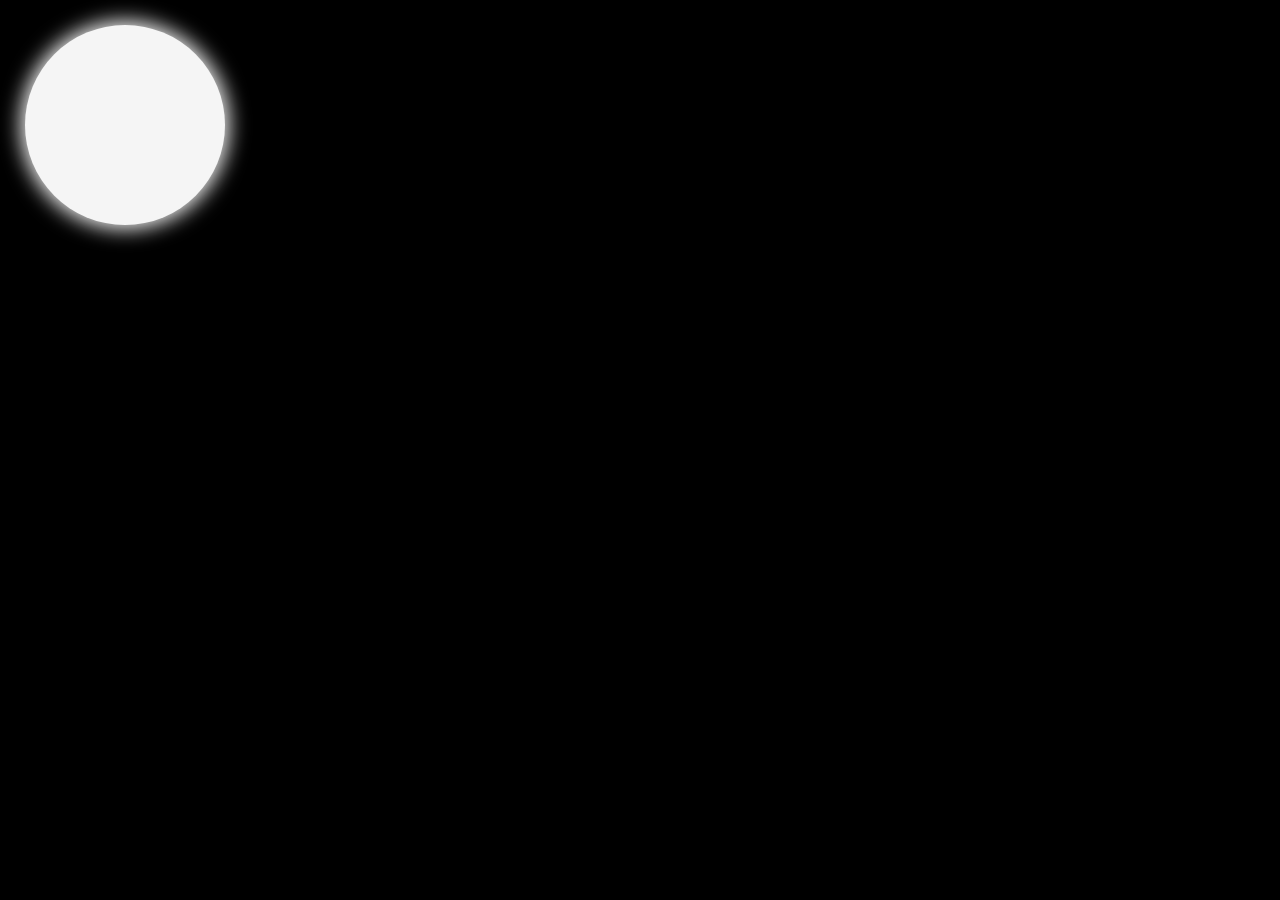
<file: botaoQ muda d cor/index.html>
<!DOCTYPE html>
<html lang="pt-br">
<head>
    <meta charset="UTF-8">
    <meta http-equiv="X-UA-Compatible" content="IE=edge">
    <meta name="viewport" content="width=device-width, initial-scale=1.0">
    <link rel="stylesheet" href="style.css">
    <title>ButtonColor</title>
    
</head>
<body>
    <main>
        <div id="sol">
            <div id="buttonDiv"></div>
        </div>
        <div id="carrinho">
            <div>
                
            </div>
        </div>
    </main>
    <script src="script.js"></script>
</body>
</html>
</file>
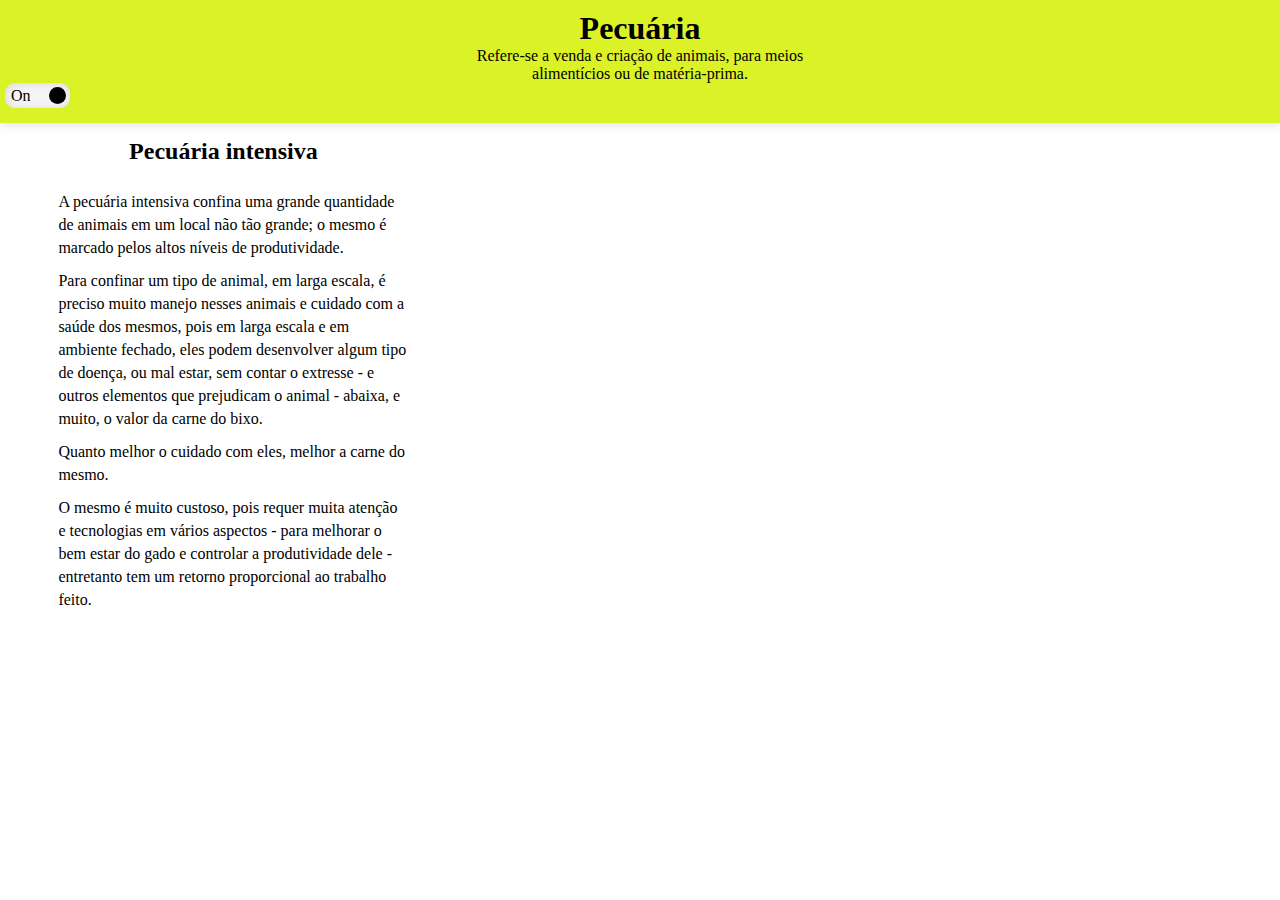
<file: diaEnoite/index.html>
<!DOCTYPE html>
<html lang="en">
<head>
    <meta charset="UTF-8">
    <meta http-equiv="X-UA-Compatible" content="IE=edge">
    <meta name="viewport" content="width=device-width, initial-scale=1.0">
    <link rel="stylesheet" href="style.css">
    <title>Document</title>
</head>
<body>
    <header id="header">
        <div id="text">
            <h1>Pecuária</h1>
            <p>Refere-se a venda e criação de animais, para meios alimentícios ou de matéria-prima.</p>
        </div>
        <div id="buttom">
            <span id="onOrOff">
                On
            </span>
            <div id="ball" onclick="clickBall()">

            </div>
        </div>
    </header>
    <main>
        <section>
            <h2>Pecuária intensiva</h2>
            <p>A pecuária intensiva confina uma grande quantidade de animais em um local não tão grande; o mesmo é marcado pelos altos níveis de produtividade.</p>
            <p>Para confinar um tipo de animal, em larga escala, é preciso muito manejo nesses animais e cuidado com a saúde dos mesmos, pois em larga escala e em ambiente fechado, eles podem desenvolver algum tipo de doença, ou mal estar, sem contar o extresse - e outros elementos que prejudicam o animal - abaixa, e muito, o valor da carne do bixo.</p>
            <p>Quanto melhor o cuidado com eles, melhor a carne do mesmo.</p>
            <p>O mesmo é muito custoso, pois requer muita atenção e tecnologias em vários aspectos - para melhorar o bem estar do gado e controlar a produtividade dele - entretanto tem um retorno proporcional ao trabalho feito.</p>
        </section>
    </main>
    <footer>

    </footer>
    <script src="script.js"></script>
</body>
</html>
</file>
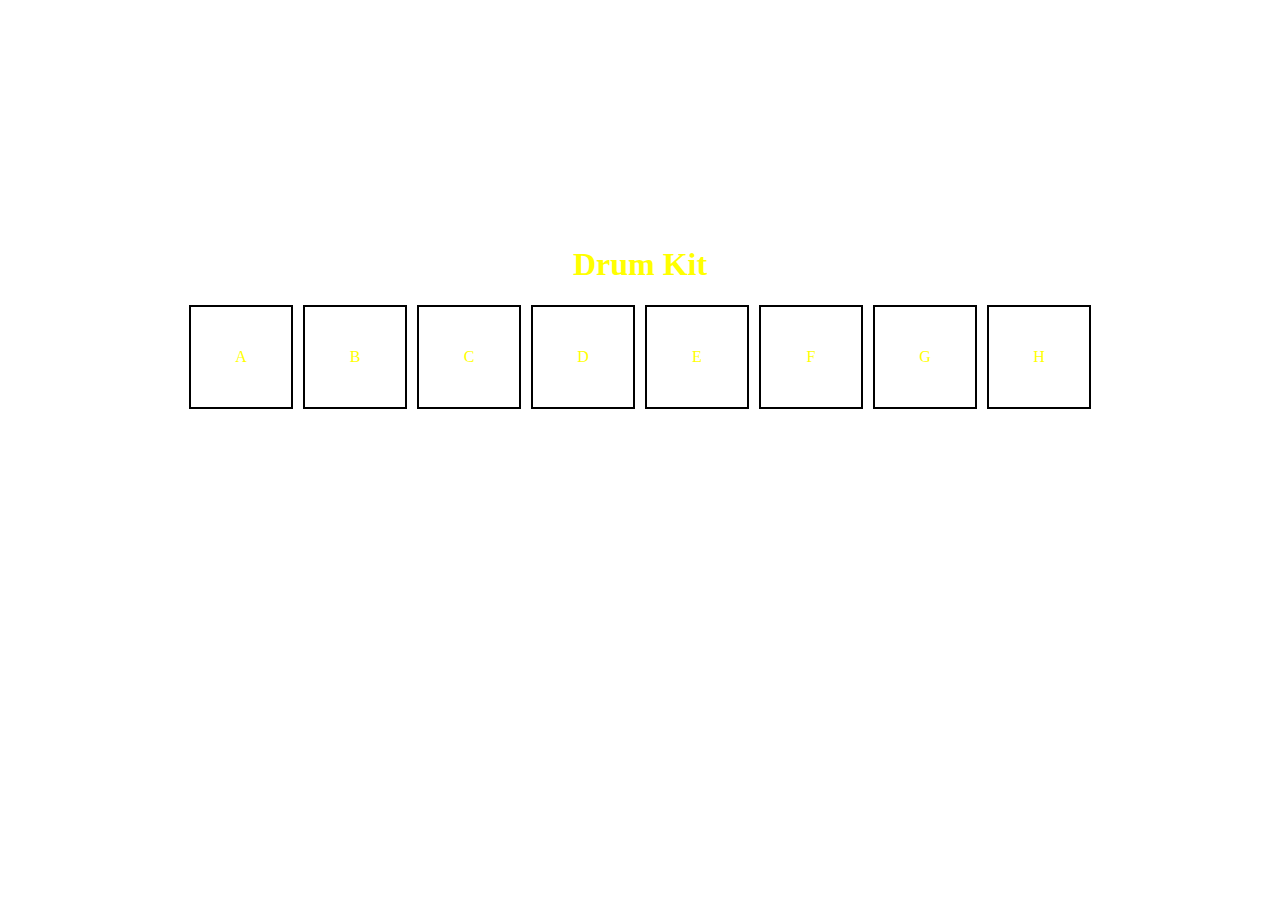
<file: drum kit/index.html>
<!DOCTYPE html>
<html lang="en">
<head>
    <meta charset="UTF-8">
    <meta http-equiv="X-UA-Compatible" content="IE=edge">
    <meta name="viewport" content="width=device-width, initial-scale=1.0">
    <link rel="stylesheet" href="style.css">
    <title>Drum Kit</title>
</head>
<body>
    <main>
        <h1>Drum Kit</h1>
        <div id="latters"></div>
    </main>
    <script src="js.js"></script>
</body>
</html>
</file>
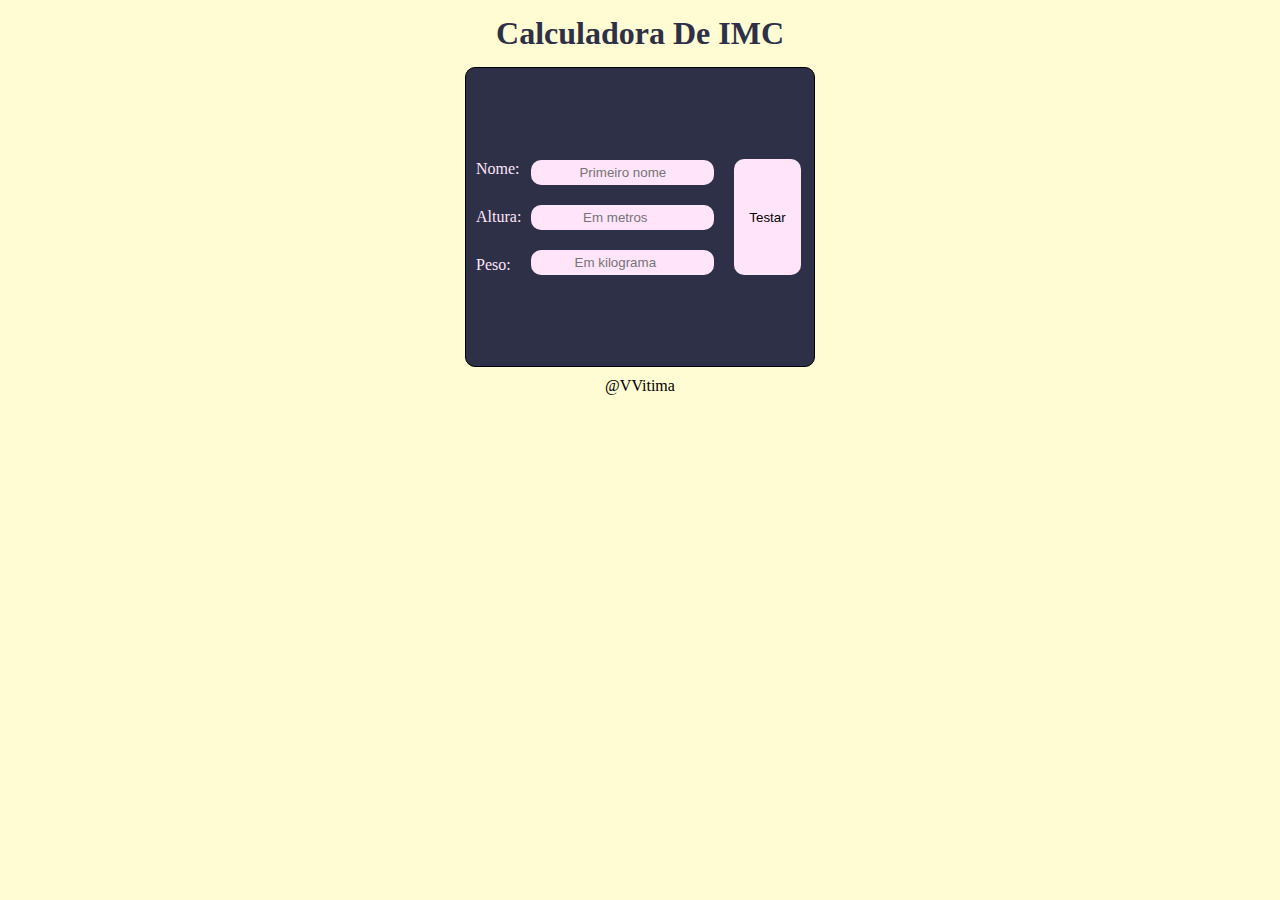
<file: IMC/index.html>
<!DOCTYPE html>
<html lang="pt-br">
<head>
    <meta charset="UTF-8">
    <meta http-equiv="X-UA-Compatible" content="IE=edge">
    <meta name="viewport" content="width=device-width, initial-scale=1.0">
    <link rel="stylesheet" href="style/estiloGeral.css">
    <title>IMC</title>
</head>
<body>
    <header>
        <h1>Calculadora de IMC</h1>
    </header>

    <main>
        <section id="boxDoc">
            <div id="nap">
                <label for="name">Nome:</label>
                <label for="altura">Altura:</label>
                <label for="peso">Peso:</label>
            </div>
            <div id="inputs">
                <input type="text" id="name" placeholder="Primeiro nome" min="2" max 10>
                <input type="number" id="altura" placeholder="Em metros" min="1" max="5">
                <input type="number" id="peso" placeholder="Em kilograma" min="0" max="999">
            </div>
            <div>
                <input id="submit" type="submit" value="Testar" onclick="testar()">
            </div>
            
        </section>
        <section id="secText">
            <div id="text">
            </div>
        </section>
    </main>
    <footer id="pe">
        <a target="_blank" href="https://twitter.com/VVitima">@VVitima</a>
    </footer>
    <script src="javaSript/jsPrincipal.js"></script>
</body>
</html>
</file>
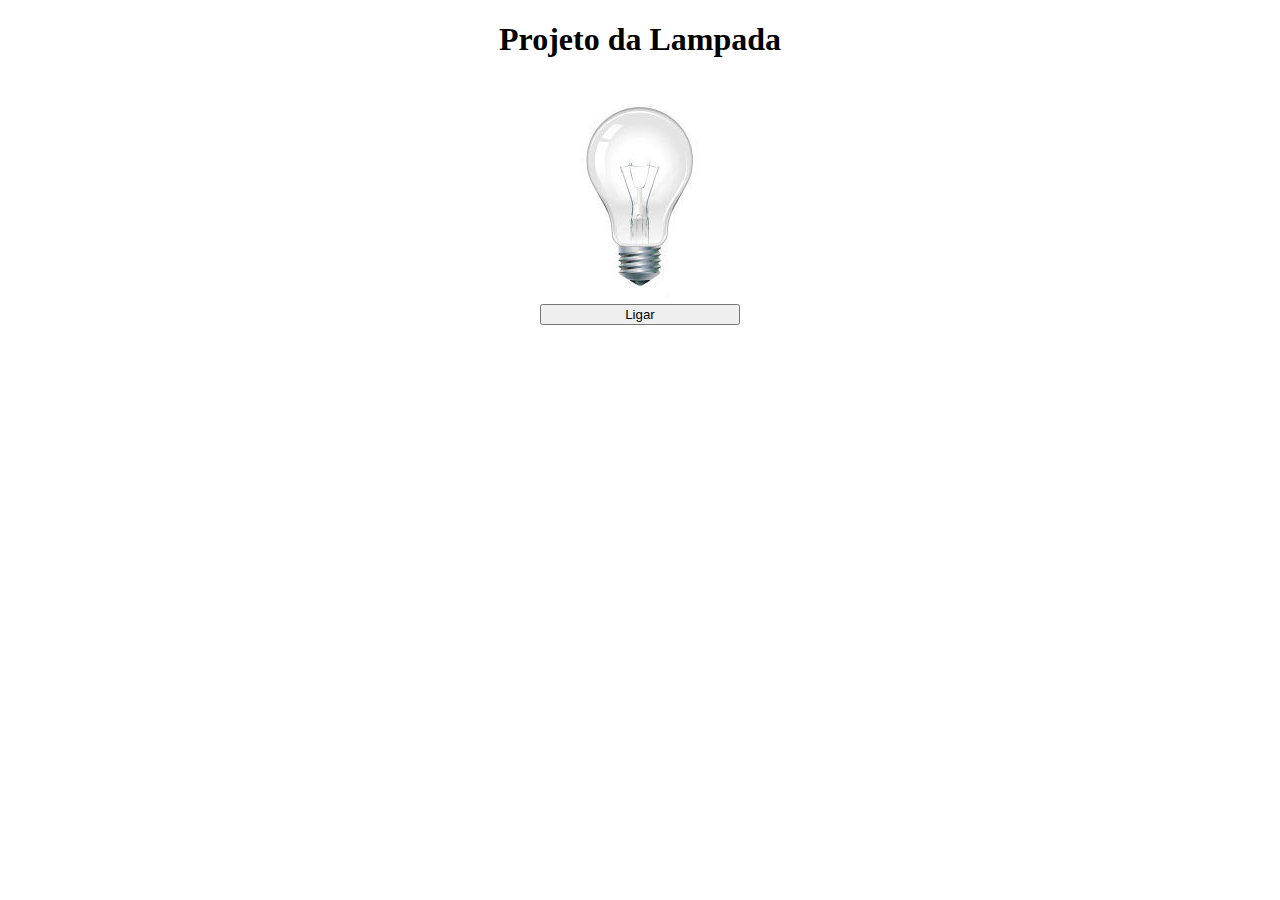
<file: lampada/index.html>
<!DOCTYPE html>
<html lang="pt-br">
<head>
    <meta charset="UTF-8">
    <meta http-equiv="X-UA-Compatible" content="IE=edge">
    <meta name="viewport" content="width=device-width, initial-scale=1.0">
    <link rel="stylesheet" href="style.css">
    <title>Lampada</title>
</head>
<body>
    <header>
        <h1>Projeto da Lampada</h1>
    </header>
    <main>
        <div id="lamp">
            <img src="./img/desligada.jpg" alt="lampada" id="imagem" ondblclick="lampBroken()" >
        </div>
        <div id="botao">
            <input type="submit" id="buttom" value="Ligar" onclick="botaoL()">
        </div>
    </main>
    <footer>

    </footer>

    <script src="script2.js"></script>
</body>
</html>
</file>
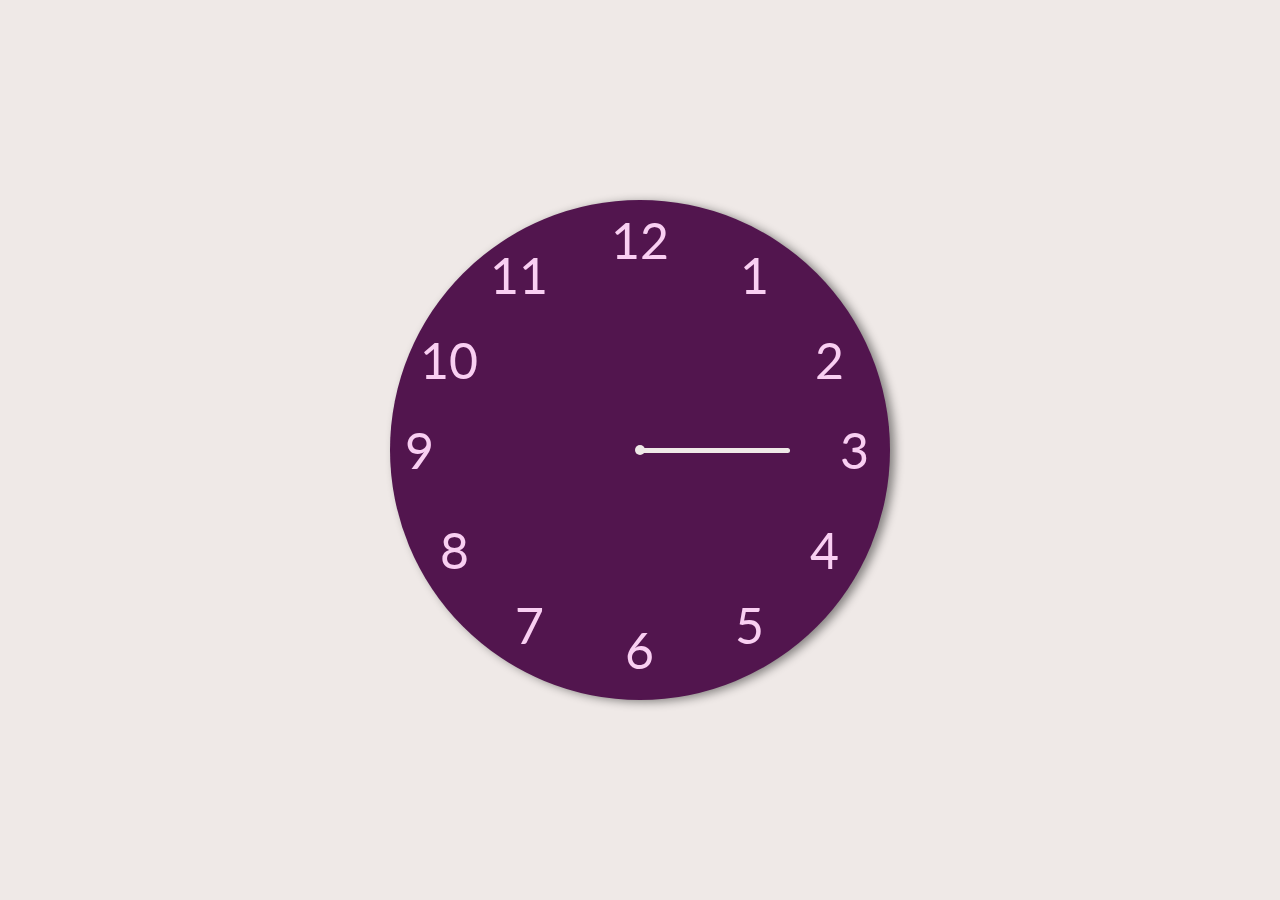
<file: relogio de ponteiro/index.html>
<!DOCTYPE html>
<html lang="pt-br">
<head>
    <meta charset="UTF-8">
    <meta http-equiv="X-UA-Compatible" content="IE=edge">
    <meta name="viewport" content="width=device-width, initial-scale=1.0">
    <link rel="stylesheet" href="style.css">
    <title>Relógio</title>

</head>
<body>
    
    <main>
        <div>
            <span id="o1">1</span>
            <span id="o2">2</span>
            <span id="o3">3</span>
            <span id="o4">4</span>
            <span id="o5">5</span>
            <span id="o6">6</span>
            <span id="o7">7</span>
            <span id="o8">8</span>
            <span id="o9">9</span>
            <span id="o10">10</span>
            <span id="o11">11</span>
            <span id="o12">12</span>
        </div>
        <div id="ponteiros">
            <div id="boll"></div>
            <div id="divminutos"></div>
            <div id="divhoras"></div>
        </div>
    </main>

    <script src="script.js"></script>
</body>
</html>
</file>
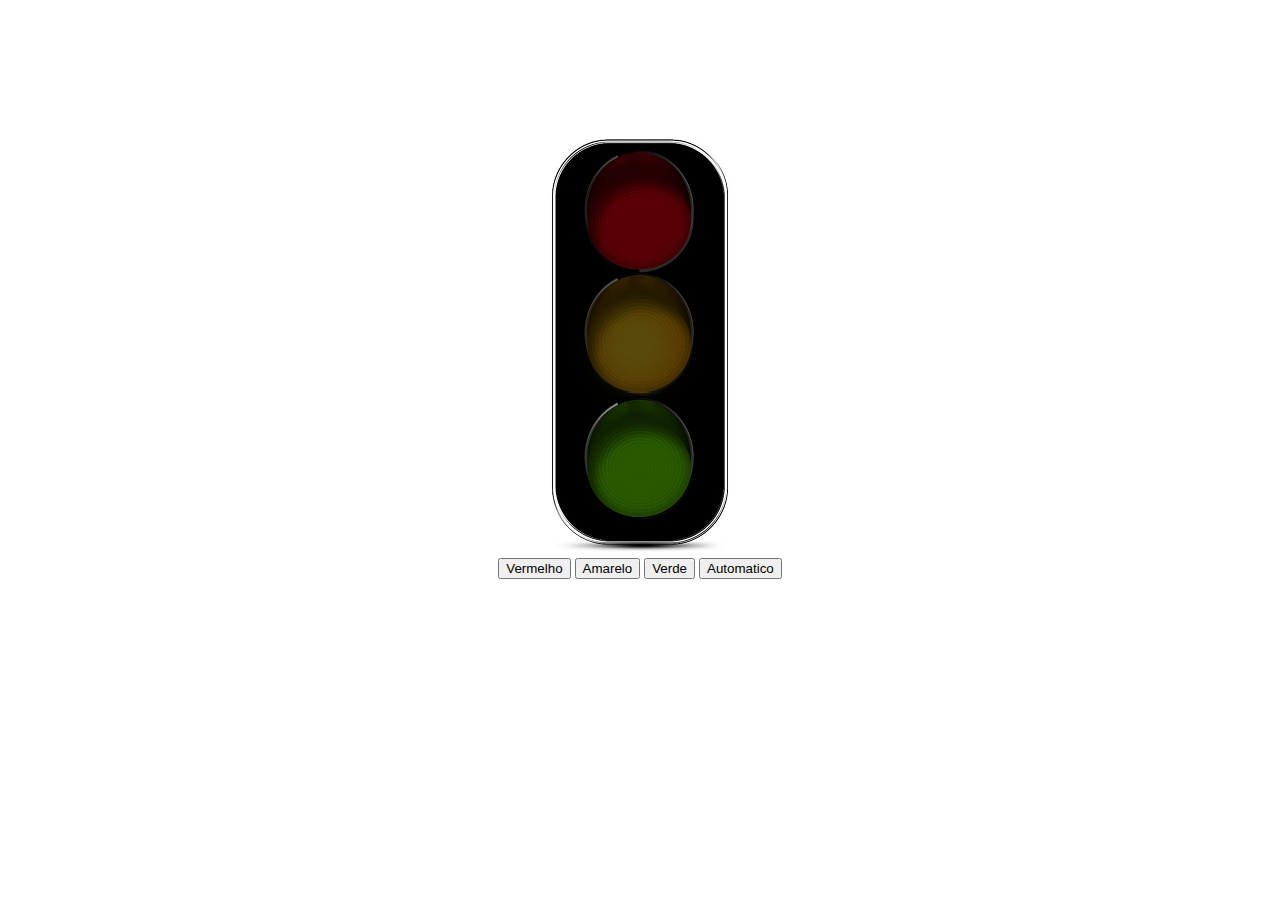
<file: semaforo/sema.html>
<!DOCTYPE html>
<html lang="pt-br">
<head>
    <meta charset="UTF-8">
    <meta http-equiv="X-UA-Compatible" content="IE=edge">
    <meta name="viewport" content="width=device-width, initial-scale=1.0">
    <link rel="stylesheet" href="style.css">
    <title>Semáfaro</title>
</head>
<body>
    <main>
        <section id="img">
            <img id="imagem" src="./img/desligado.png"  alt="desligado">
        </section>
        <section id="buttons">
            <input type="button" id="vermelho" value="Vermelho">
            <input type="button" id="amarelo" value="Amarelo">
            <input type="button" id="verde" value="Verde">
            <input type="button" id="automatico" value="Automatico">
        </section>
    </main>


    <script src="script.js"></script>
</body>
</html>
</file>
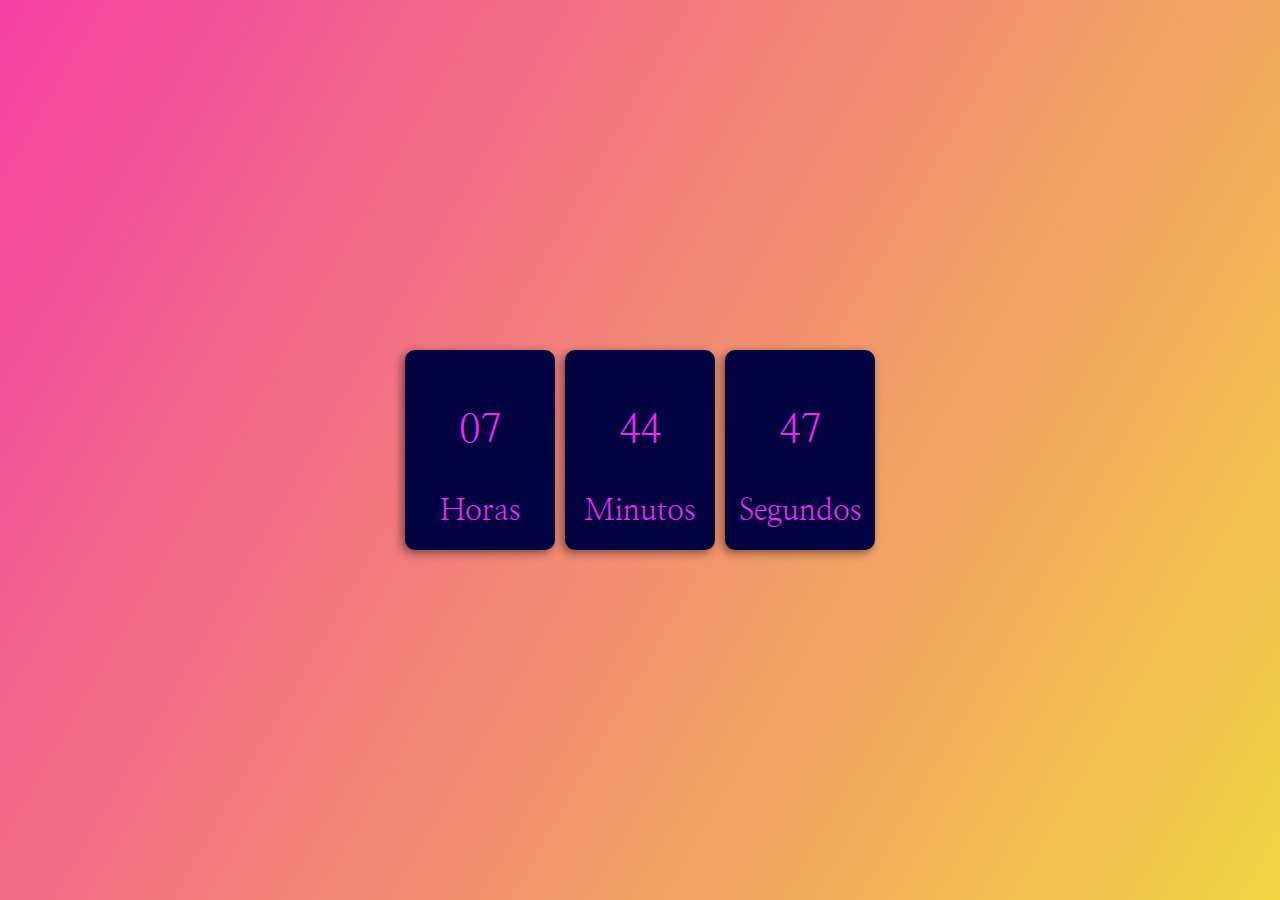
<file: times/timer.html>
<!DOCTYPE html>
<html lang="pt-br">
<head>
    <meta charset="UTF-8">
    <meta http-equiv="X-UA-Compatible" content="IE=edge">
    <meta name="viewport" content="width=device-width, initial-scale=1.0">
    <link rel="stylesheet" href="style.css">
    <title>Timer</title>
</head>
<body>
    <main>
        <div id="horas">
            <span id="h">
                <!--XXX-->
            </span>
            <span id="textH">
                Horas
            </span>
        </div>
        <div id="minutos">
            <span id="m">
                <!--XXX-->
            </span>
            <span id="textM">
                Minutos
            </span>
        </div>
        <div id="segundos">
            <span id="s">
                <!--XXX-->
            </span>
            <span id="textS">
                Segundos
            </span>
        </div>
    </main>
    <script src="javaScript.js"></script>
</body>
</html>
</file>
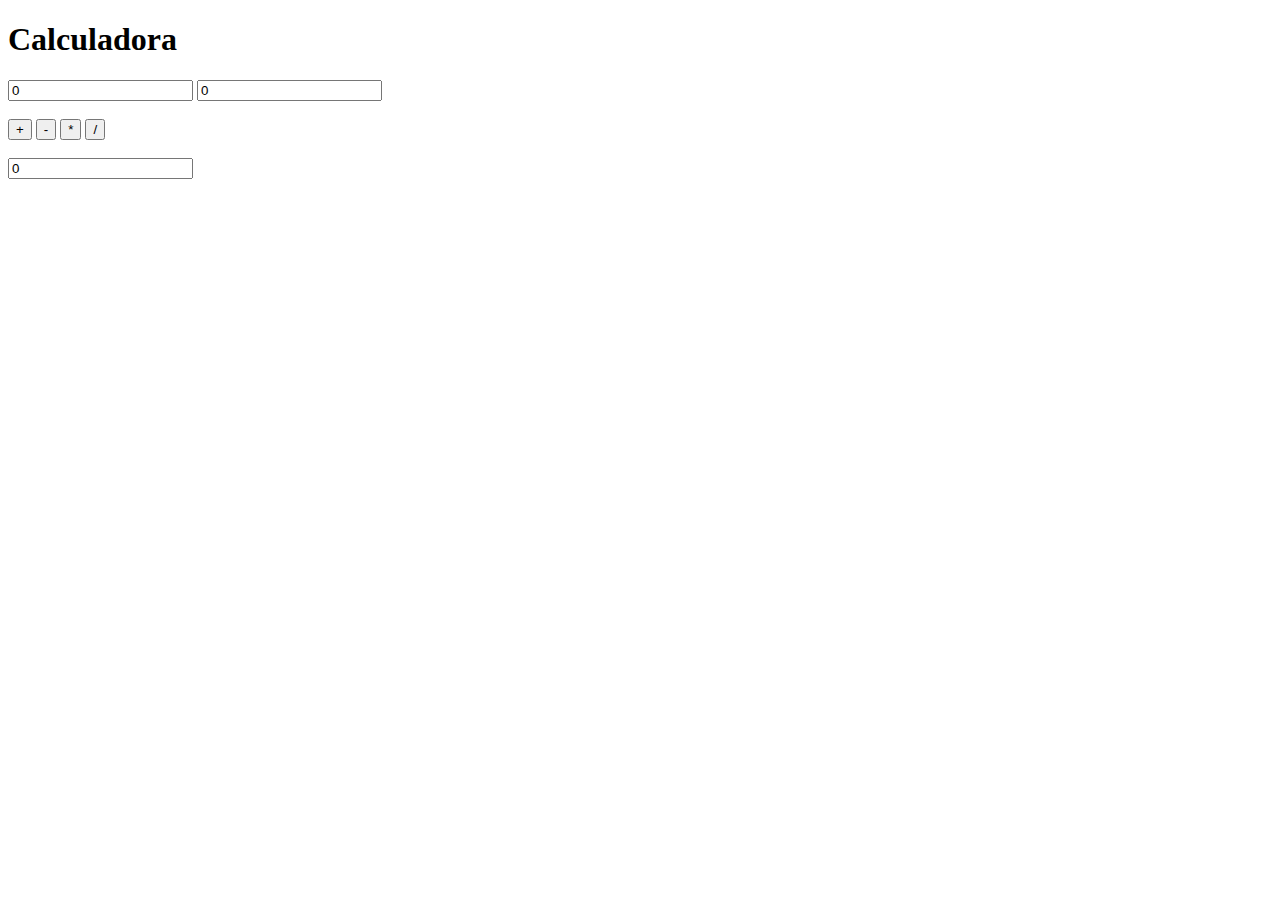
<file: Trash/calcForIa.html>
<!DOCTYPE html>
<html>
  <head>
    <title>Calculadora</title>
  </head>
  <body>
    <h1>Calculadora</h1>

    <form>
      <input type="text" id="input1" value="0">
      <input type="text" id="input2" value="0">
      <br>
      <br>
      <button type="button" onclick="soma()">+</button>
      <button type="button" onclick="subtrai()">-</button>
      <button type="button" onclick="multiplica()">*</button>
      <button type="button" onclick="divide()">/</button>
      <br>
      <br>
      <input type="text" id="resultado" value="0">
    </form>

    <script>
      function soma() {
        let input1 = document.getElementById("input1").value;
        let input2 = document.getElementById("input2").value;
        let resultado = document.getElementById("resultado");

        resultado.value = parseInt(input1) + parseInt(input2);
      }

      function subtrai() {
        let input1 = document.getElementById("input1").value;
        let input2 = document.getElementById("input2").value;
        let resultado = document.getElementById("resultado");

        resultado.value = parseInt(input1) - parseInt(input2);
      }

      function multiplica() {
        let input1 = document.getElementById("input1").value;
        let input2 = document.getElementById("input2").value;
        let resultado = document.getElementById("resultado");

        resultado.value = parseInt(input1) * parseInt(input2);
      }

      function divide() {
        let input1 = document.getElementById("input1").value;
        let input2 = document.getElementById("input2").value;
        let resultado = document.getElementById("resultado");

        resultado.value = parseInt(input1) / parseInt(input2);
      }
    </script>
  </body>
</html>
</file>
<file: botaoQ muda d cor/style.css>
* {
    margin: 0;
}
body{
    background-color: black;
}

main > div#sol {
    width: 250px;
    height: 250px;
    display: flex;
    justify-content: center;
    align-items: center;
}

#buttonDiv {
    background-color: whitesmoke;
    width: 200px;
    height: 200px;
    border-radius: 50%;
    box-shadow: 0px 0px 20px 4px whitesmoke;
}
</file>
<file: diaEnoite/style.css>
@charset "UTF-8";

*{
    margin: 0px;
    box-sizing: border-box;
}

:root {
    --cor1: #FFFFFF;
    --cor2: #DBF227;
    --cor3: #489FB5;
    --cor4: #4F518C;
    --cor5: #181D27;
}
header {
    background-color: var(--cor2);
    padding: 10px 0px 15px 0px;
    box-shadow: 1px 1px 10px rgba(0, 0, 0, 0.144);
}
header #text {
    margin: auto;
    text-align: center;
    width: 350px;
}
div#buttom {
    border-radius: 10px;
    height: 25px;
    background-color: whitesmoke;
    width: 65px;
    padding: 10px 4px;
    display: flex;
    justify-content: space-between;
    flex-direction: row;
    align-items: center;
    margin-left: 5px;
    box-shadow: inset 1px 1px 10px rgba(0, 0, 0, 0.11);
}
span {
    margin: 0px 0px 0px 2px;
}
div#ball {
    border-radius: 50%;
    width: 17px;
    height: 17px;
    background-color: black;
}
div#ball:hover{
    cursor: pointer;
}

main {
    margin-left: 3vw;
    max-width: 400px;
}
main h2 {
    text-align: center;
    padding: 15px 0px;
}
main p {
    margin-top: 10px;
    margin-left: 20px ;
    line-height: 23px;
}
section {
    padding-right: 30px;
}
</file>
<file: drum kit/style.css>
body{
    margin: 0px;
    background-image: url('https://c0.wallpaperflare.com/preview/730/977/271/drums-set-people-man.jpg');
    background-repeat: no-repeat;
    background-size: cover;
    background-attachment: fixed;
}

main{
    width: 100vw;
    height: 50vh;
    position: absolute;
    left: 50%;
    top: 50%;
    transform: translate(-50%, -50%);
    display: flex;
    flex-direction: column;
    align-items: center;
    flex-wrap: wrap;
}
h1{
    color: yellow;
    text-transform: capitalize;
}
div#latters {
    display: flex;
    gap: 10px;
    flex-wrap: wrap;
    justify-content: center;
}
div#latters div{
    width: 100px;
    height: 100px;
    color: yellow;
    border: 2px solid black;
    display: flex;
    justify-content: center;
    align-items: center;
    text-transform: uppercase;
    user-select: none;
    cursor: pointer;
    transition-duration: .3s;
}
div#latters div.marcado{
    border: 2px solid yellow;
    transition-duration: .3s;
}
</file>
<file: IMC/style/estiloGeral.css>
@charset "UTF-8";
@import url('root.css');
*{
    padding: 0px;
    margin: 0px;
    box-sizing: border-box;
}

body {
    background-color: var(--cor3);
}
header h1 {
    color: var(--cor2);
    text-transform: capitalize;
    text-align: center;
    padding: 15px 0px;
}

main {
    background-color: var(--cor2);
    color: var(--cor4);
    width: 350px;
    height: 300px;
    padding: 0px 10px;
    border-radius: 10px;
    margin: auto;
    border: 1px solid black;

}
section#boxDoc{
    margin: 77px 0px 0px 0px;
    width: 100%;
    display: flex;
    flex-direction: row;
    align-items: center;
}
div#inputs {
    display: flex;
    flex-direction: column;    
}
div#nap {
    display: flex;
    flex-direction: column;
}
input {
    border: none;
    border-radius: 10px;
    text-align: center;
    background-color: var(--cor4);
    padding: 5px 3px;
    box-sizing: border-box;
    margin: 10px 10px;
}
label{
    margin: 15px 0px;
}
input#submit {
    padding: calc(100% - 36px) 15px;
    
}

/* Parte do texto */

section#secText {
    display: none;
    justify-content: center;
    background-color: var(--cor2);
    margin-left: -11px;
    width: 350px;
    height: 200px;
    border-bottom-left-radius: 10px;
    border-bottom-right-radius: 10px;
}

div#text span {
    text-transform: capitalize;
}

section div#text {
    background-color: var(--cor4);
    border-radius: 10px;
    width: 250px;
    height: 150px;
    padding: 10px;
    color: var(--cor2);
    text-align: center;
    display: flex;
    align-items: center;
    font-size: 20px;
    margin-top: 15px;
}

footer {
    text-align: center;
    margin: 10px 0px;
}
footer a {
    color: black;
    text-decoration: none;
}

footer a:hover {
    color: var(--cor1);
    transition-delay: 0.4s;
    transition-duration: .3s;
}
</file>
<file: lampada/style.css>
@charset "UTF-8";

header {
    text-align: center;
}

main {
    width: 500px;
    margin: auto;
    display: flex;
    flex-direction: column;
    align-items: center;
}
#buttom2 {
    display: none;
}
main div#botao {
    width: 200px;
    display: flex;
}
main > div#botao input {
    width: 100%;
}
</file>
<file: relogio de ponteiro/style.css>
@import url('https://fonts.googleapis.com/css2?family=Lato&display=swap');
:root {
    --cor1: #EFE9E7;
    --cor2: #F9CFF2;
    --cor3: #52154E;
}
* {
    margin: 0;
    padding: 0;
    box-sizing: border-box;
    color: var(--cor2);
}

body {
    background-color: var(--cor1);
}

main {
    background-color: #52154E;
    position: absolute;
    width: 500px;
    height: 500px;
    left: 50%;
    top: 50%;
    transform: translate(-50%, -50%);
    border-radius: 50%;
    font-size: 50px;
    font-family: 'Lato', sans-serif;
    box-shadow: 5px 2px 10px rgba(0, 0, 0, 0.438);
}

#o1 {
    position: absolute;
    left: 70%;
    top: 9%;
}
#o2 {
    position: absolute;
    left: 85%;
    top: 26%;
}
#o3 {
    position: absolute;
    left: 90%;
    top: 44%;
}
#o4 {
    position: absolute;
    left: 84%;
    top: 64%;
}
#o5 {
    position: absolute;
    left: 69%;
    top: 79%;
}
#o6 {
    position: absolute;
    left: 47%;
    top: 84%;
}
#o7 {
    position: absolute;
    left: 25%;
    top: 79%;
}
#o8 {
    position: absolute;
    left: 10%;
    top: 64%;
}
#o9 {
    position: absolute;
    left: 3%;
    top: 44%;
}
#o10 {
    position: absolute;
    left: 6%;
    top: 26%;
}
#o11 {
    position: absolute;
    left: 20%;
    top: 9%;
}
#o12 {
    position: absolute;
    left: 50%;
    top:2%;
    transform: translate(-50%,0);
}

/* ponteiros */

div#boll {
    background-color: var(--cor1);
    width: 10px;
    height: 10px;
    border-radius: 50%;
    position: absolute;
    left: 50%;
    top: 50%;
    transform: translate(-50%, -50%);
}
div#divhoras {
    background-color: var(--cor1);
    position: absolute;
    width: 150px;
    height: 5px;
    top: 49.5%;
    left: 50%;
    transform: rotate(0);
    border-top-right-radius: 10px;
    border-bottom-right-radius: 10px;
}
div#divminutos {
    background-color: var(--cor1);
    width: 120px;
    height: 5px;
    position: absolute;
    top: 49.5%;
    left: 50%;
    border-top-right-radius: 10px;
    border-bottom-right-radius: 10px;
    transform: rotate(0);
}
</file>
<file: semaforo/style.css>
@charset "UTF-8";

* {
    margin: 0px;
}

main {
    width: 500px;
    height: 79vh;
    margin:  auto;
    display: flex;
    flex-direction: column;
    align-items: center;
    justify-content: center;
}
</file>
<file: times/style.css>
@charset "UTF-8";
@import url('https://fonts.googleapis.com/css2?family=Nanum+Myeongjo&display=swap');
* {
    margin: 0px;
    box-sizing: border-box;
}

:root {
    --cor1: #F241A3;
    --cor2: #EF27F2;
    --cor3: #020659;
    --cor4: #010440;
    --cor5: #F2D544;
}

body{
    height: 100vh;
    width: 100vw;
    overflow: hidden;
    background-size: cover;
    background-image: linear-gradient(120deg, var(--cor1), var(--cor5)) ;
}

main {
    height: 60vh;
    max-width: 500px;
    position: absolute;
    left: 50%;
    top: 50%;
    transform: translate(-50%, -50%);
    display: flex;
    justify-content: space-between;
    align-items: center;
    gap: 10px;
    
}
@media screen and (max-width: 490px ) {
    main{
        flex-direction: column;
    }
    body{
        height: 1px;
        background-image: linear-gradient(120deg, var(--cor3), var(--cor3));
    }
}
div {
    color: var(--cor2);
    background-color: var(--cor4);
    width: 150px;
    height: 200px;
    align-items: center;
    font-family: 'Nanum Myeongjo', serif;
    display: flex;
    justify-content: center;
    flex-direction: column;
    border-radius: 10px;
    padding: 20px 0px;
    box-shadow: -3px 3px 10px #00000075;
}

#h, #m, #s {
    font-size: 40px;
    display: flex;
    align-items: center;
    height: 100%;
}

#textH, #textM, #textS {
    font-size: 30px;
}
</file>
